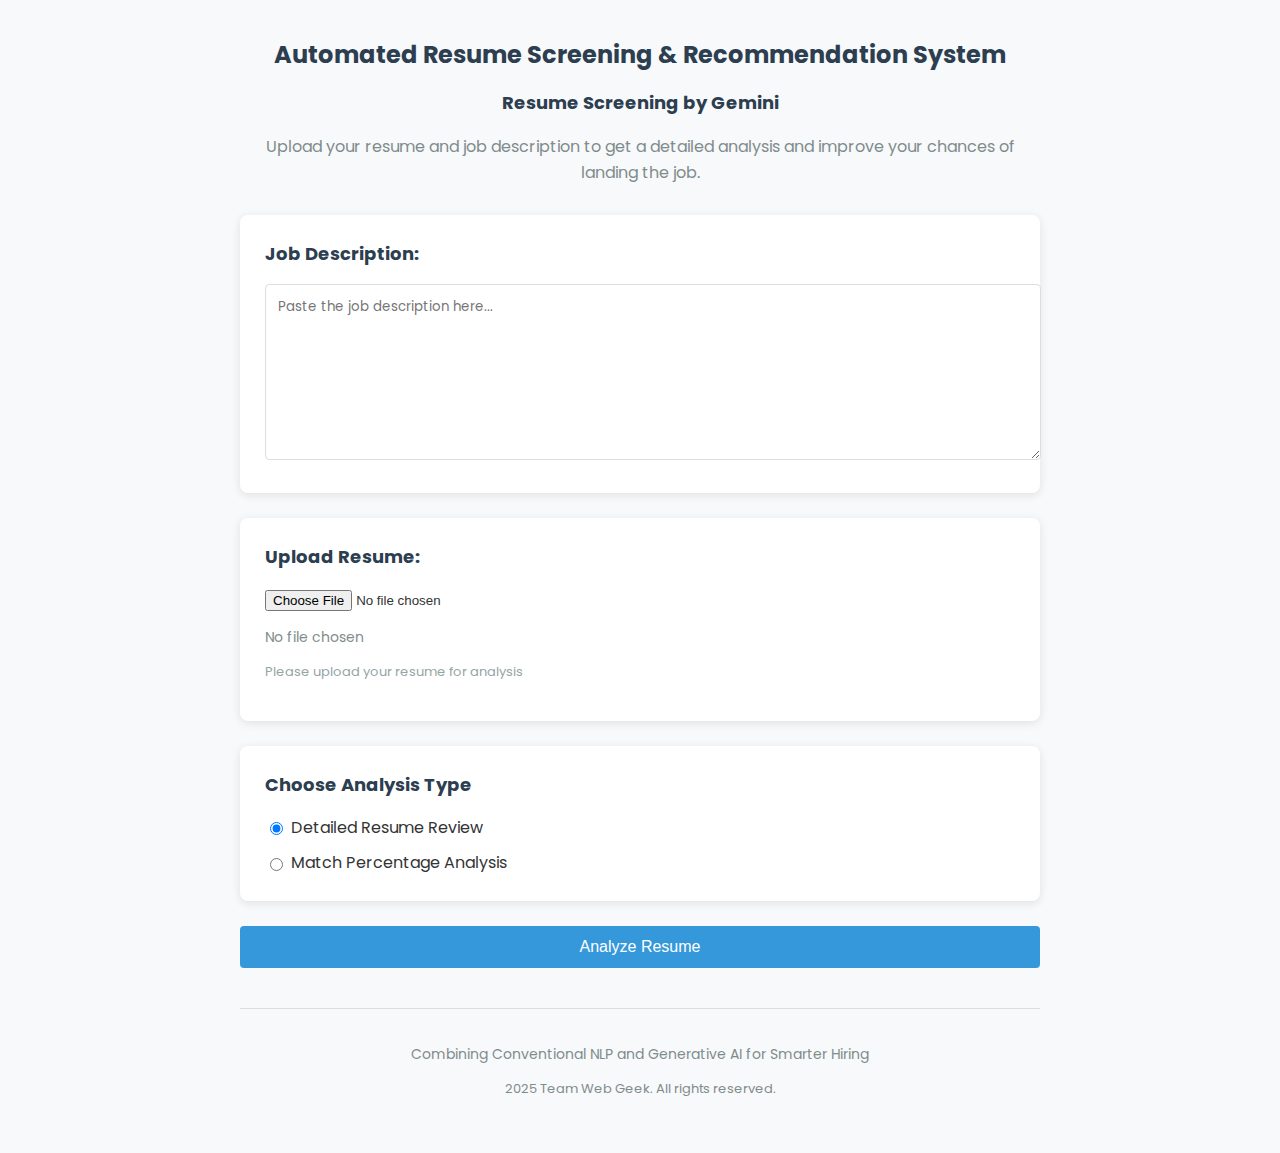
<file: templates/index.html>
<!DOCTYPE html>
<html lang="en">
<head>
    <meta charset="UTF-8">
    <meta name="viewport" content="width=device-width, initial-scale=1.0">
    <title>Resume Screening by Gemini</title>
    <link href="https://fonts.googleapis.com/css2?family=Poppins:wght@300;400;500;600;700&display=swap" rel="stylesheet">
    <link rel="stylesheet" href="https://cdnjs.cloudflare.com/ajax/libs/font-awesome/6.0.0/css/all.min.css">
    <style>
        /* CSS Styles */
        body {
            font-family: 'Poppins', sans-serif;
            margin: 0;
            padding: 0;
            background-color: #f8f9fa;
            color: #333;
            line-height: 1.6;
        }
        
        .container {
            max-width: 800px;
            margin: 0 auto;
            padding: 20px;
        }
        
        .header {
            text-align: center;
            margin-bottom: 30px;
        }
        
        .main-heading {
            font-size: 24px;
            color: #2c3e50;
            margin-bottom: 10px;
        }
        
        .sub-heading {
            font-size: 18px;
            color: #2c3e50;
            margin-bottom: 5px;
        }
        
        .description {
            color: #7f8c8d;
            margin-bottom: 30px;
        }
        
        .section {
            background: white;
            padding: 25px;
            border-radius: 8px;
            box-shadow: 0 2px 10px rgba(0,0,0,0.1);
            margin-bottom: 25px;
        }
        
        .section h2 {
            color: #2c3e50;
            font-size: 18px;
            margin-top: 0;
            margin-bottom: 15px;
        }
        
        input[type="file"] {
            width: 100%;
            margin-bottom: 10px;
        }
        
        textarea {
            width: 100%;
            height: 150px;
            padding: 12px;
            border: 1px solid #ddd;
            border-radius: 4px;
            resize: vertical;
            font-family: 'Poppins', sans-serif;
        }
        
        .options {
            display: flex;
            flex-direction: column;
            gap: 10px;
        }
        
        .radio-button {
            display: flex;
            align-items: center;
            cursor: pointer;
        }
        
        .radio-button input {
            margin-right: 8px;
        }
        
        .btn-primary {
            background-color: #3498db;
            color: white;
            border: none;
            padding: 12px 25px;
            font-size: 16px;
            border-radius: 4px;
            cursor: pointer;
            display: block;
            width: 100%;
            font-weight: 500;
            transition: background-color 0.3s;
            margin-bottom: 25px;
        }
        
        .btn-primary:hover {
            background-color: #2980b9;
        }
        
        .results-container {
            background: white;
            padding: 25px;
            border-radius: 8px;
            box-shadow: 0 2px 10px rgba(0,0,0,0.1);
            margin-bottom: 20px;
        }
        
        .results-box pre {
            white-space: pre-wrap;
            font-family: 'Poppins', sans-serif;
        }
        
        .btn-secondary {
            background-color: #95a5a6;
            color: white;
            border: none;
            padding: 10px 20px;
            font-size: 14px;
            border-radius: 4px;
            cursor: pointer;
            transition: background-color 0.3s;
        }
        
        .btn-secondary:hover {
            background-color: #7f8c8d;
        }
        
        .hidden {
            display: none;
        }
        
        footer {
            text-align: center;
            padding: 20px;
            margin-top: 40px;
            color: #7f8c8d;
            font-size: 14px;
            border-top: 1px solid #ddd;
        }
        
        .copyright {
            margin-top: 10px;
            font-size: 13px;
        }
        
        #uploadStatus {
            font-size: 14px;
            color: #7f8c8d;
            margin-top: 5px;
        }
        
        .upload-note {
            font-size: 13px;
            color: #95a5a6;
            margin-top: 5px;
        }
    </style>
</head>
<body>
    <div class="container">
        <div class="header">
            <h1 class="main-heading">Automated Resume Screening & Recommendation System</h1>
            <h2 class="sub-heading">Resume Screening by Gemini</h2>
            <p class="description">Upload your resume and job description to get a detailed analysis and improve your chances of landing the job.</p>
        </div>
        
        <div class="section">
            <h2>Job Description:</h2>
            <textarea id="jobDescription" placeholder="Paste the job description here..."></textarea>
        </div>
        
        <div class="section">
            <h2>Upload Resume:</h2>
            <input type="file" id="resumeUpload" accept=".pdf">
            <p id="uploadStatus">No file chosen</p>
            <p class="upload-note">Please upload your resume for analysis</p>
        </div>
        
        <div class="section">
            <h2>Choose Analysis Type</h2>
            <div class="options">
                <label class="radio-button">
                    <input type="radio" name="analysisType" value="Detailed Resume Review" checked>
                    <span>Detailed Resume Review</span>
                </label>
                <label class="radio-button">
                    <input type="radio" name="analysisType" value="Match Percentage Analysis">
                    <span>Match Percentage Analysis</span>
                </label>
            </div>
        </div>
        
        <button id="analyzeButton" class="btn-primary">
            Analyze Resume
        </button>
        
        <div id="analysisResults" class="hidden results-container">
            <h2>Analysis Results</h2>
            <div class="results-box">
                <pre id="results"></pre>
            </div>
            <button id="exportButton" class="btn-secondary">
                Export Analysis
            </button>
        </div>
        
        <footer>
            <p>Combining Conventional NLP and Generative AI for Smarter Hiring</p>
            <p class="copyright">2025 Team Web Geek. All rights reserved.</p>
        </footer>
    </div>

    <script>
        // JavaScript
        document.getElementById('analyzeButton').addEventListener('click', async () => {
            const jobDescription = document.getElementById('jobDescription').value.trim();
            const resumeFile = document.getElementById('resumeUpload').files[0];
            const analysisType = document.querySelector('input[name="analysisType"]:checked').value;
            const analyzeButton = document.getElementById('analyzeButton');
            const resultsContainer = document.getElementById('analysisResults');
            const resultsText = document.getElementById('results');

            // Validation
            if (!resumeFile) {
                alert('Please upload a resume file.');
                return;
            }
            if (!jobDescription) {
                alert('Please provide the job description.');
                return;
            }
            if (resumeFile.type !== 'application/pdf') {
                alert('Only PDF files are supported.');
                return;
            }

            // Show loading state
            analyzeButton.innerHTML = '<i class="fas fa-spinner fa-spin"></i> Processing...';
            analyzeButton.disabled = true;
            resultsText.textContent = '';

            const formData = new FormData();
            formData.append('resume', resumeFile);
            formData.append('job_description', jobDescription);
            formData.append('analysis_type', analysisType);

            try {
                const response = await fetch('/analyze', {
                    method: 'POST',
                    body: formData
                });

                const data = await response.json();
                if (data.error) {
                    alert(data.error);
                } else {
                    resultsText.textContent = data.analysis;
                    resultsContainer.classList.remove('hidden');
                }
            } catch (error) {
                alert('An error occurred while processing the analysis. Please try again.');
            } finally {
                // Reset button state
                analyzeButton.innerHTML = 'Analyze Resume';
                analyzeButton.disabled = false;
            }
        });

        document.getElementById('exportButton').addEventListener('click', async () => {
            const analysis = document.getElementById('results').textContent;
            
            if (!analysis) {
                alert('No analysis data to export.');
                return;
            }

            try {
                const response = await fetch('/export', {
                    method: 'POST',
                    headers: { 'Content-Type': 'application/json' },
                    body: JSON.stringify({ analysis })
                });

                if (response.ok) {
                    const blob = await response.blob();
                    const url = window.URL.createObjectURL(blob);
                    const a = document.createElement('a');
                    a.href = url;
                    a.download = 'resume_analysis.txt';
                    document.body.appendChild(a);
                    a.click();
                    document.body.removeChild(a);
                } else {
                    alert('Error exporting analysis.');
                }
            } catch (error) {
                alert('An error occurred while exporting the analysis.');
            }
        });

        // Update file upload status
        document.getElementById('resumeUpload').addEventListener('change', function() {
            const fileInput = this;
            const statusElement = document.getElementById('uploadStatus');
            
            if (fileInput.files.length > 0) {
                statusElement.textContent = fileInput.files[0].name;
            } else {
                statusElement.textContent = 'No file chosen';
            }
        });
    </script>
</body>
</html>
</file>
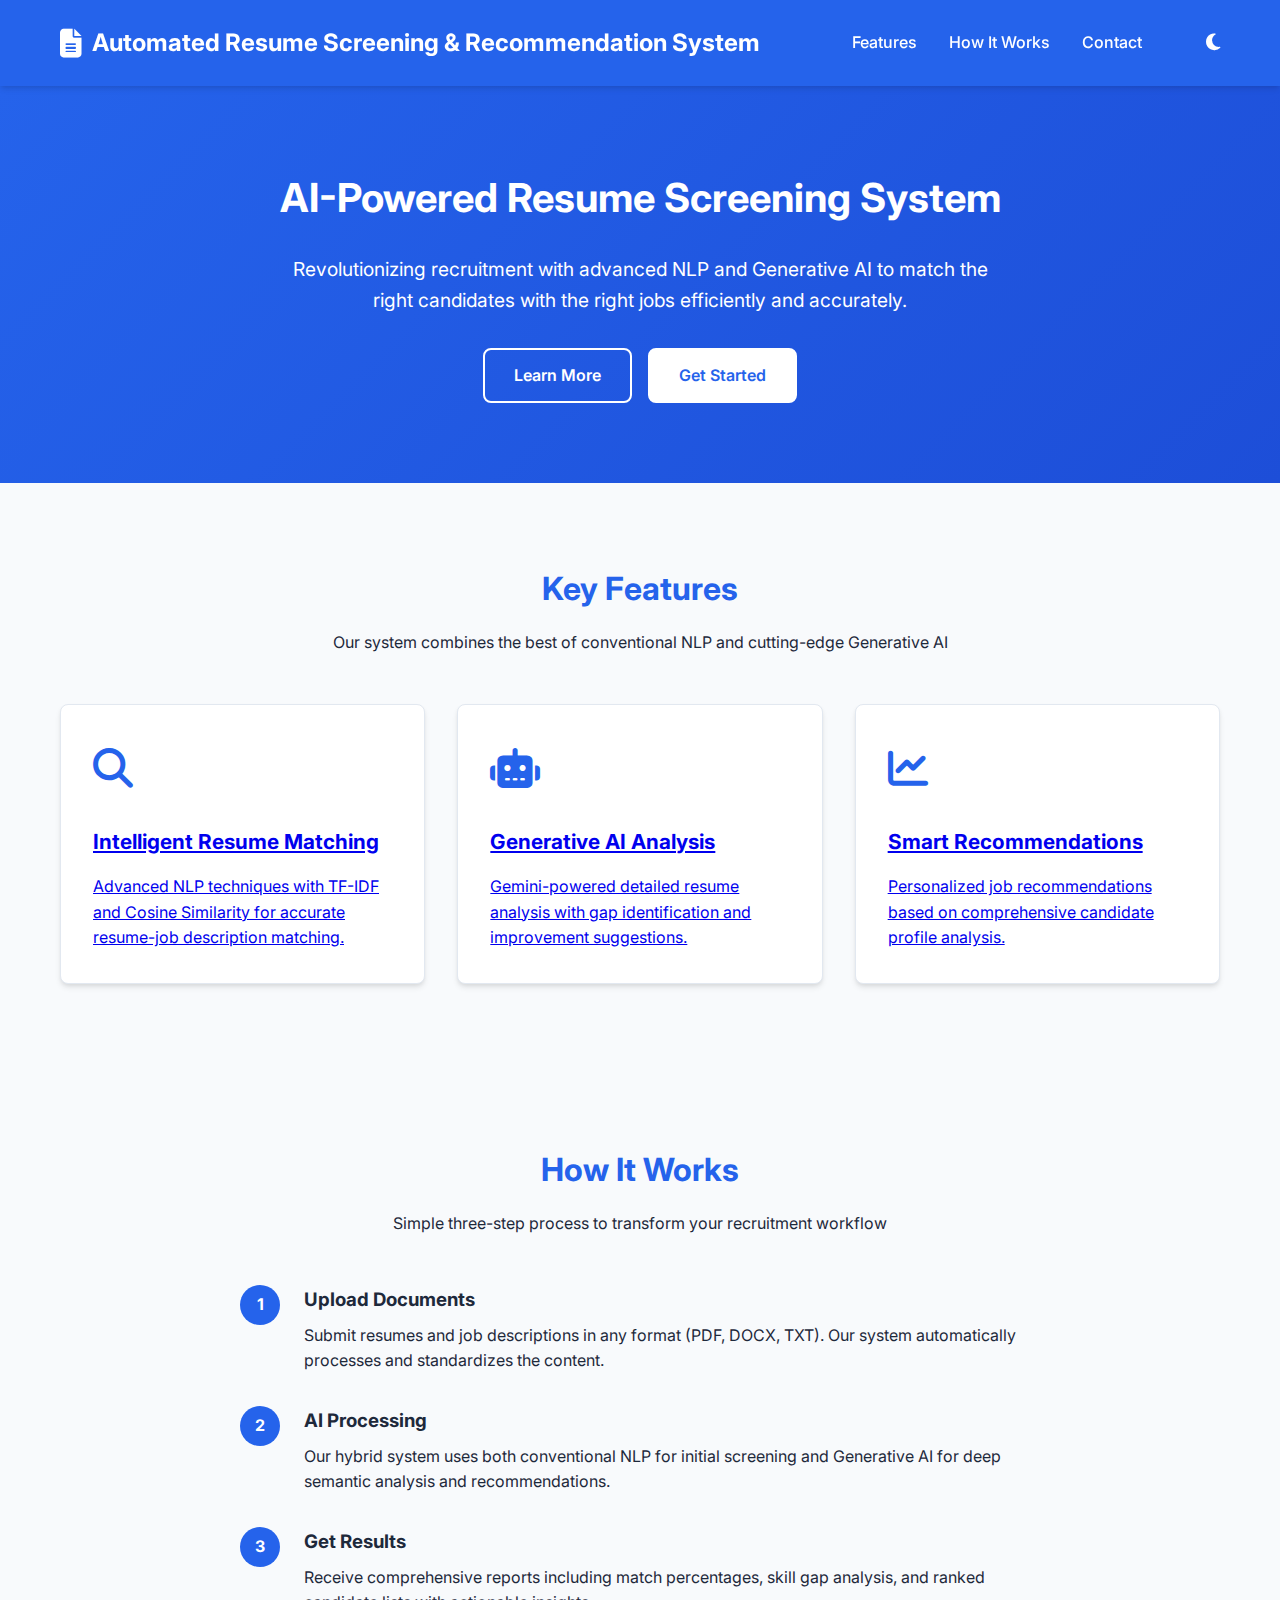
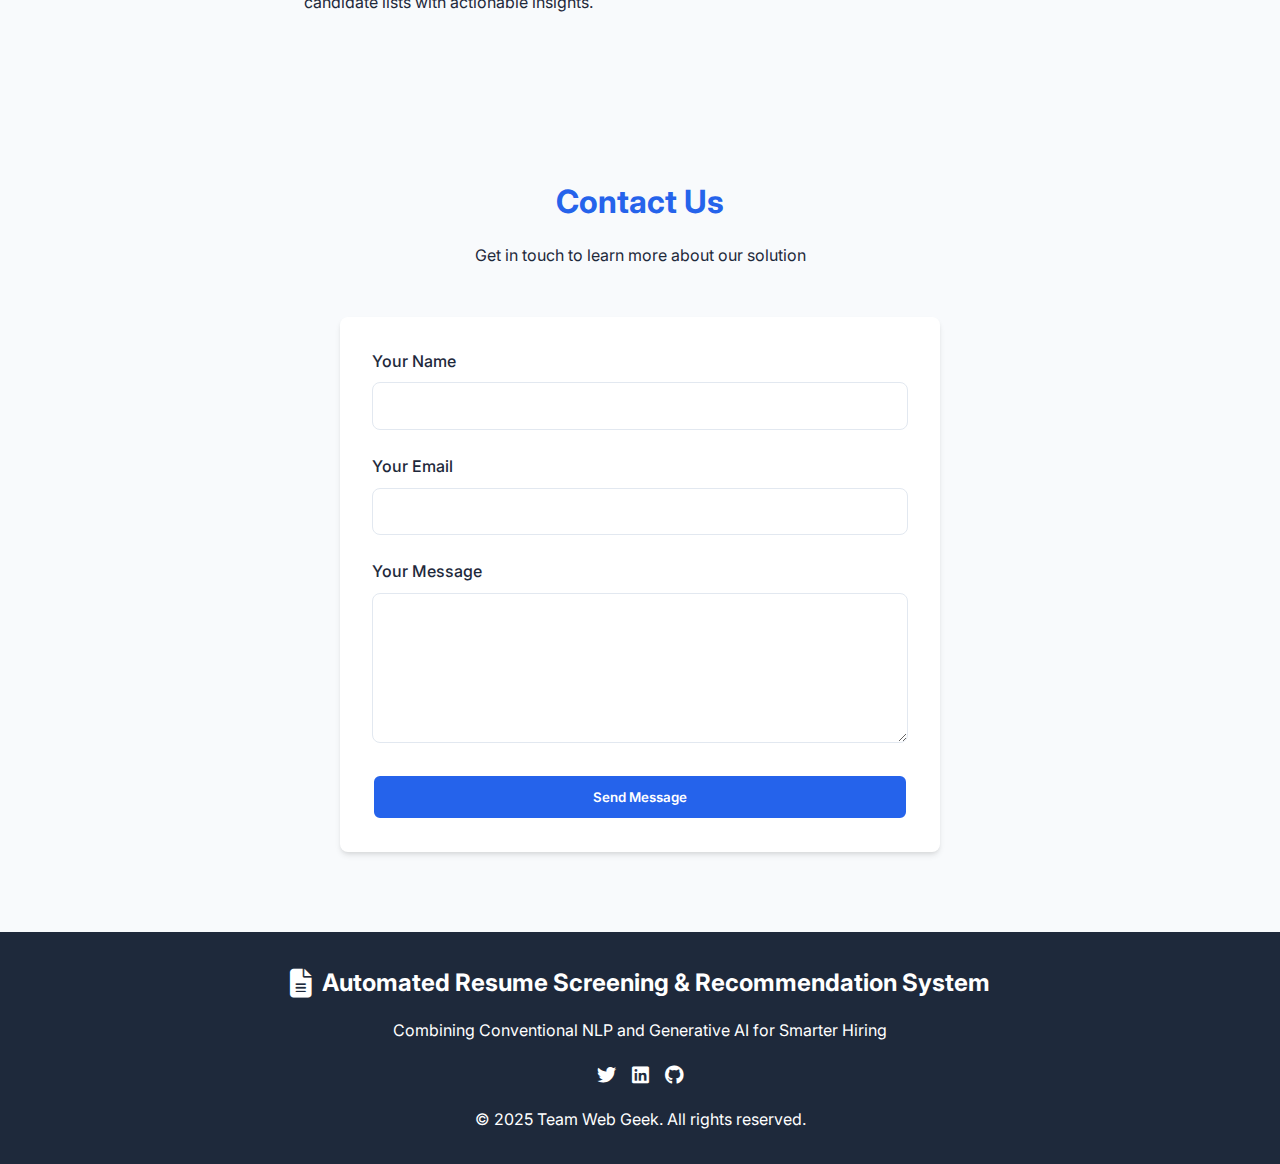
<file: templates/Home.html>
<!DOCTYPE html>
<html lang="en">
<head>
  <meta charset="UTF-8" />
  <meta name="viewport" content="width=device-width, initial-scale=1.0" />
  <title>AI-Powered Resume Screening System</title>
  <link href="https://fonts.googleapis.com/css2?family=Inter:wght@300;400;500;600;700&display=swap" rel="stylesheet" />
  <link rel="stylesheet" href="https://cdnjs.cloudflare.com/ajax/libs/font-awesome/6.4.0/css/all.min.css" />
  <style>
    :root {
      --primary: #2563eb;
      --primary-dark: #1d4ed8;
      --secondary: #f8fafc;
      --dark: #1e293b;
      --light: #f1f5f9;
      --success: #10b981;
      --border: #e2e8f0;
      --shadow: 0 4px 6px -1px rgba(0, 0, 0, 0.1), 0 2px 4px -1px rgba(0, 0, 0, 0.06);
    }

    [data-theme="dark"] {
      --primary: #3b82f6;
      --primary-dark: #2563eb;
      --secondary: #1e293b;
      --dark: #f8fafc;
      --light: #334155;
      --border: #334155;
    }

    * {
      margin: 0;
      padding: 0;
      box-sizing: border-box;
      font-family: 'Inter', sans-serif;
    }

    html {
      scroll-behavior: smooth;
    }

    body {
      background-color: var(--secondary);
      color: var(--dark);
      line-height: 1.6;
    }

    .container {
      max-width: 1200px;
      margin: 0 auto;
      padding: 0 20px;
    }

    /* Header */
    header {
      background-color: var(--primary);
      color: white;
      padding: 1.5rem 0;
      position: sticky;
      top: 0;
      z-index: 100;
      box-shadow: var(--shadow);
    }

    .header-container {
      display: flex;
      justify-content: space-between;
      align-items: center;
    }

    .logo {
      font-size: 1.5rem;
      font-weight: 700;
      display: flex;
      align-items: center;
      gap: 10px;
    }

    .logo i {
      font-size: 1.8rem;
    }

    nav ul {
      display: flex;
      list-style: none;
      gap: 2rem;
    }

    nav a {
      color: white;
      text-decoration: none;
      font-weight: 500;
      transition: all 0.3s ease;
    }

    nav a:hover {
      opacity: 0.9;
    }

    #themeToggle {
      background: none;
      border: none;
      color: white;
      font-size: 1.2rem;
      cursor: pointer;
      margin-left: 2rem;
    }

    /* Hero Section */
    .hero {
      background: linear-gradient(135deg, var(--primary), var(--primary-dark));
      color: white;
      padding: 5rem 0;
      text-align: center;
    }

    .hero h1 {
      font-size: 2.5rem;
      margin-bottom: 1.5rem;
      font-weight: 700;
    }

    .hero p {
      font-size: 1.2rem;
      max-width: 700px;
      margin: 0 auto 2rem;
    }

    .cta-buttons {
      display: flex;
      justify-content: center;
      gap: 1rem;
      margin-top: 2rem;
    }

    .btn {
      display: inline-block;
      background-color: white;
      color: var(--primary);
      padding: 0.8rem 1.8rem;
      border-radius: 0.5rem;
      text-decoration: none;
      font-weight: 600;
      transition: all 0.3s ease;
      border: 2px solid white;
    }

    .btn-outline {
      background-color: transparent;
      color: white;
    }

    .btn:hover {
      transform: translateY(-3px);
      box-shadow: 0 10px 20px rgba(0, 0, 0, 0.1);
    }

    /* Features Section */
    .section {
      padding: 5rem 0;
    }

    .section-title {
      text-align: center;
      margin-bottom: 3rem;
    }

    .section-title h2 {
      font-size: 2rem;
      color: var(--primary);
      margin-bottom: 1rem;
    }

    .features-grid {
      display: grid;
      grid-template-columns: repeat(auto-fit, minmax(300px, 1fr));
      gap: 2rem;
    }

    .feature-card {
      background-color: white;
      border-radius: 0.5rem;
      padding: 2rem;
      box-shadow: var(--shadow);
      transition: all 0.3s ease;
      border: 1px solid var(--border);
    }

    .feature-card:hover {
      transform: translateY(-5px);
      box-shadow: 0 10px 25px rgba(0, 0, 0, 0.1);
    }

    .feature-icon {
      font-size: 2.5rem;
      color: var(--primary);
      margin-bottom: 1.5rem;
    }

    .feature-card h3 {
      font-size: 1.3rem;
      margin-bottom: 1rem;
    }

    /* How It Works */
    .steps {
      display: flex;
      flex-direction: column;
      gap: 2rem;
      max-width: 800px;
      margin: 0 auto;
    }

    .step {
      display: flex;
      gap: 1.5rem;
      align-items: flex-start;
    }

    .step-number {
      background-color: var(--primary);
      color: white;
      width: 2.5rem;
      height: 2.5rem;
      border-radius: 50%;
      display: flex;
      align-items: center;
      justify-content: center;
      font-weight: bold;
      flex-shrink: 0;
    }

    .step-content h3 {
      margin-bottom: 0.5rem;
    }

    /* Contact Form */
    .contact-form {
      max-width: 600px;
      margin: 0 auto;
      background-color: white;
      padding: 2rem;
      border-radius: 0.5rem;
      box-shadow: var(--shadow);
    }

    .form-group {
      margin-bottom: 1.5rem;
    }

    .form-group label {
      display: block;
      margin-bottom: 0.5rem;
      font-weight: 500;
    }

    .form-control {
      width: 100%;
      padding: 0.8rem;
      border: 1px solid var(--border);
      border-radius: 0.5rem;
      font-size: 1rem;
    }

    textarea.form-control {
      min-height: 150px;
      resize: vertical;
    }

    /* Footer */
    footer {
      background-color: var(--dark);
      color: white;
      padding: 2rem 0;
      text-align: center;
    }

    .footer-content {
      display: flex;
      flex-direction: column;
      align-items: center;
      gap: 1rem;
    }

    .social-links {
      display: flex;
      gap: 1rem;
    }

    .social-links a {
      color: white;
      font-size: 1.2rem;
    }

    @media (max-width: 768px) {
      .header-container {
        flex-direction: column;
        gap: 1rem;
      }
      
      nav ul {
        gap: 1rem;
      }
      
      .cta-buttons {
        flex-direction: column;
        align-items: center;
      }
      
      .btn {
        width: 100%;
        max-width: 300px;
      }
    }
  </style>
</head>
<body>
  <header>
    <div class="container header-container">
      <div class="logo">
        <i class="fas fa-file-alt"></i>
        <span>Automated Resume Screening & Recommendation System</span>
      </div>
      <nav>
        <ul>
          <li><a href="#features">Features</a></li>
          <li><a href="#how-it-works">How It Works</a></li>
          <li><a href="#contact">Contact</a></li>
          <li><button id="themeToggle"><i class="fas fa-moon"></i></button></li>
        </ul>
      </nav>
    </div>
  </header>

  <section class="hero">
    <div class="container">
      <h1>AI-Powered Resume Screening System</h1>
      <p>Revolutionizing recruitment with advanced NLP and Generative AI to match the right candidates with the right jobs efficiently and accurately.</p>
      <div class="cta-buttons">
        <a href="#features" class="btn btn-outline">Learn More</a>
        <a href="#contact" class="btn">Get Started</a>
      </div>
    </div>
  </section>

  <section id="features" class="section">
    <div class="container">
      <div class="section-title">
        <h2>Key Features</h2>
        <p>Our system combines the best of conventional NLP and cutting-edge Generative AI</p>
      </div>
      <div class="features-grid">
        <a href="/resume_matcher" class="feature-card">
          <div class="feature-icon">
            <i class="fas fa-search"></i>
          </div>
          <h3>Intelligent Resume Matching</h3>
          <p>Advanced NLP techniques with TF-IDF and Cosine Similarity for accurate resume-job description matching.</p>
        </a>
      
        <a href="/resume_screening" class="feature-card">
          <div class="feature-icon">
            <i class="fas fa-robot"></i>
          </div>
          <h3>Generative AI Analysis</h3>
          <p>Gemini-powered detailed resume analysis with gap identification and improvement suggestions.</p>
        </a>
      
        <a href="/resume_recommendation" class="feature-card">
          <div class="feature-icon">
            <i class="fas fa-chart-line"></i>
          </div>
          <h3>Smart Recommendations</h3>
          <p>Personalized job recommendations based on comprehensive candidate profile analysis.</p>
        </a>
      </div>
      
  </section>
  

  <section id="how-it-works" class="section bg-light">
    <div class="container">
      <div class="section-title">
        <h2>How It Works</h2>
        <p>Simple three-step process to transform your recruitment workflow</p>
      </div>
      <div class="steps">
        <div class="step">
          <div class="step-number">1</div>
          <div class="step-content">
            <h3>Upload Documents</h3>
            <p>Submit resumes and job descriptions in any format (PDF, DOCX, TXT). Our system automatically processes and standardizes the content.</p>
          </div>
        </div>
        <div class="step">
          <div class="step-number">2</div>
          <div class="step-content">
            <h3>AI Processing</h3>
            <p>Our hybrid system uses both conventional NLP for initial screening and Generative AI for deep semantic analysis and recommendations.</p>
          </div>
        </div>
        <div class="step">
          <div class="step-number">3</div>
          <div class="step-content">
            <h3>Get Results</h3>
            <p>Receive comprehensive reports including match percentages, skill gap analysis, and ranked candidate lists with actionable insights.</p>
          </div>
        </div>
      </div>
    </div>
  </section>

  <section id="contact" class="section">
    <div class="container">
      <div class="section-title">
        <h2>Contact Us</h2>
        <p>Get in touch to learn more about our solution</p>
      </div>
      <div class="contact-form">
        <form action="https://sheetdb.io/api/v1/YOUR_SHEETDB_API" method="post">
          <div class="form-group">
            <label for="name">Your Name</label>
            <input type="text" id="name" name="data[Name]" class="form-control" required>
          </div>
          <div class="form-group">
            <label for="email">Your Email</label>
            <input type="email" id="email" name="data[Email]" class="form-control" required>
          </div>
          <div class="form-group">
            <label for="message">Your Message</label>
            <textarea id="message" name="data[Message]" class="form-control" required></textarea>
          </div>
          <button type="submit" class="btn" style="background-color: var(--primary); color: white; width: 100%;">Send Message</button>
        </form>
      </div>
    </div>
  </section>

  <footer>
    <div class="container">
      <div class="footer-content">
        <div class="logo">
          <i class="fas fa-file-alt"></i>
          <span>Automated Resume Screening & Recommendation System</span>
        </div>
        <p>Combining Conventional NLP and Generative AI for Smarter Hiring</p>
        <div class="social-links">
          <a href="#"><i class="fab fa-twitter"></i></a>
          <a href="#"><i class="fab fa-linkedin"></i></a>
          <a href="#"><i class="fab fa-github"></i></a>
        </div>
        <p>&copy; 2025 Team Web Geek. All rights reserved.</p>
      </div>
    </div>
  </footer>

  <script>
    const toggle = document.getElementById('themeToggle');
    const icon = toggle.querySelector('i');
    
    toggle.addEventListener('click', () => {
      const currentTheme = document.documentElement.getAttribute('data-theme');
      
      if (currentTheme === 'dark') {
        document.documentElement.removeAttribute('data-theme');
        icon.classList.remove('fa-sun');
        icon.classList.add('fa-moon');
      } else {
        document.documentElement.setAttribute('data-theme', 'dark');
        icon.classList.remove('fa-moon');
        icon.classList.add('fa-sun');
      }
    });
  </script>
</body>
</html>
</file>
